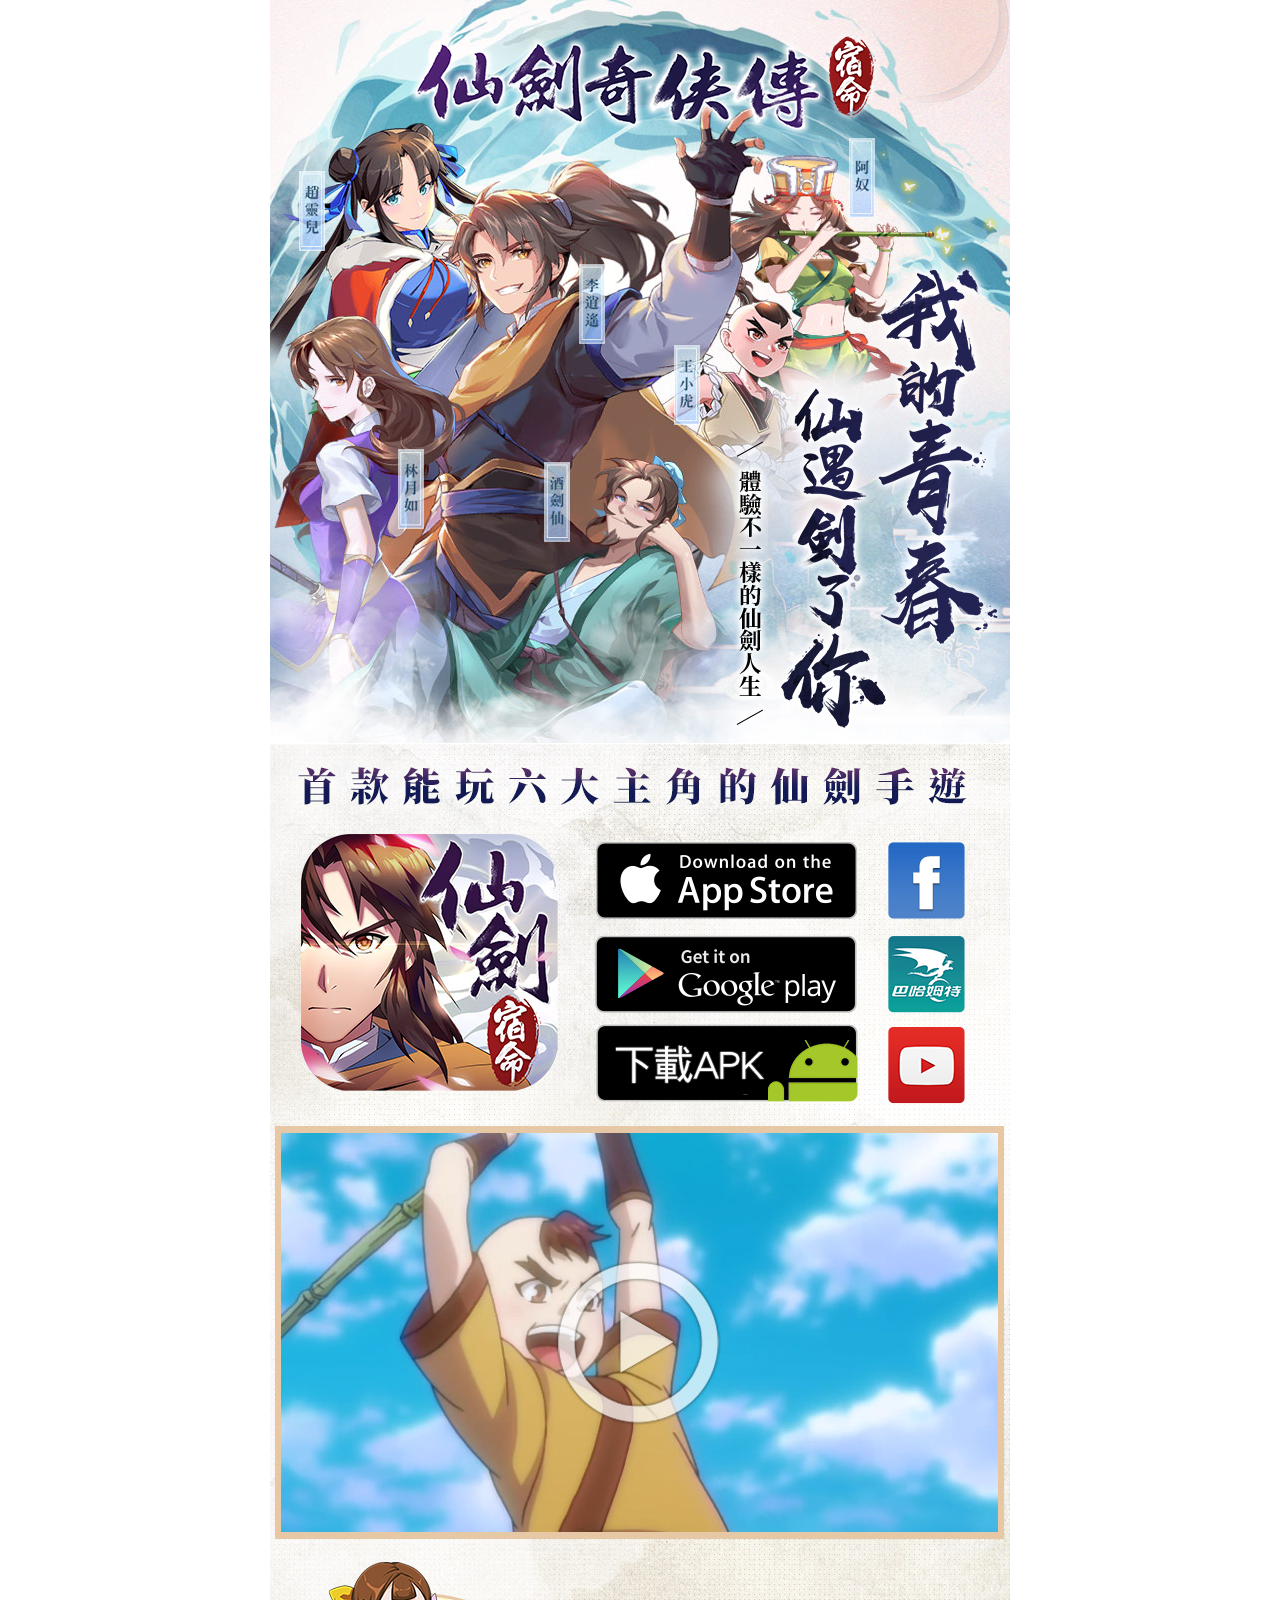
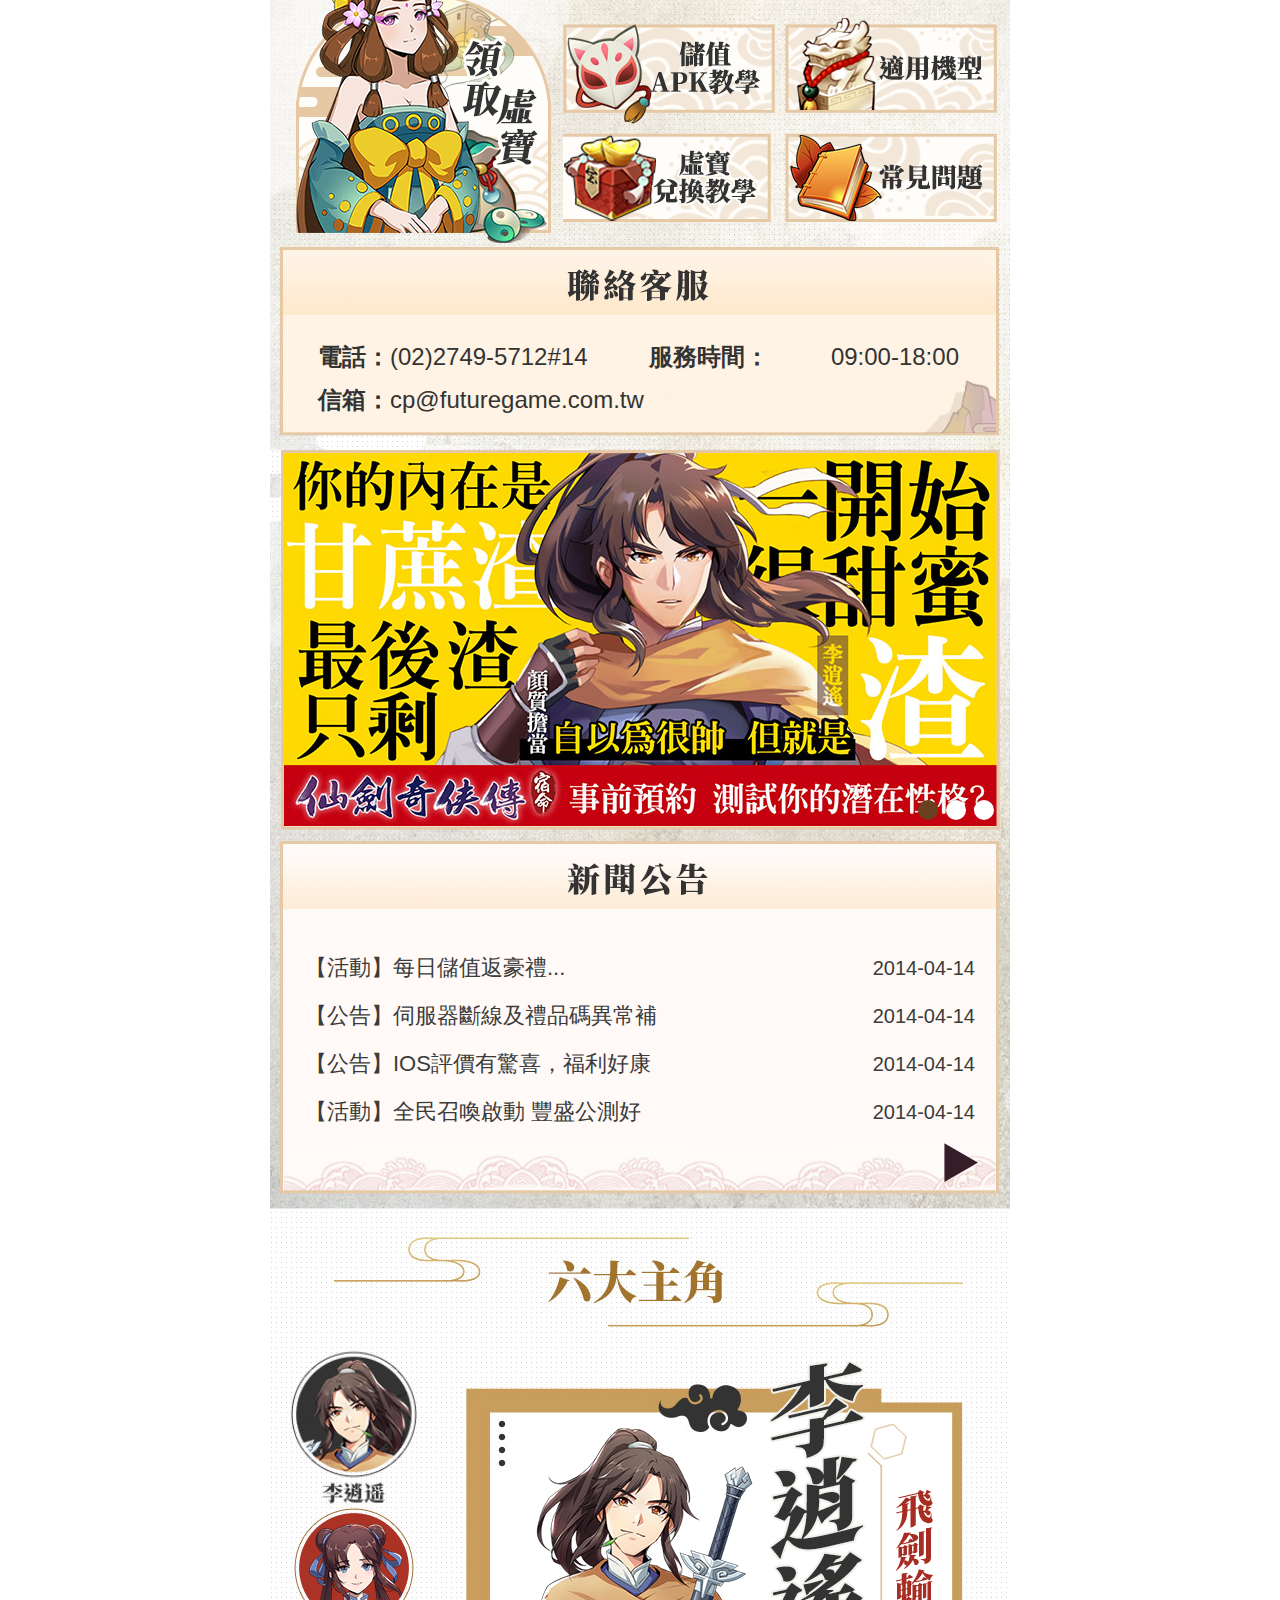
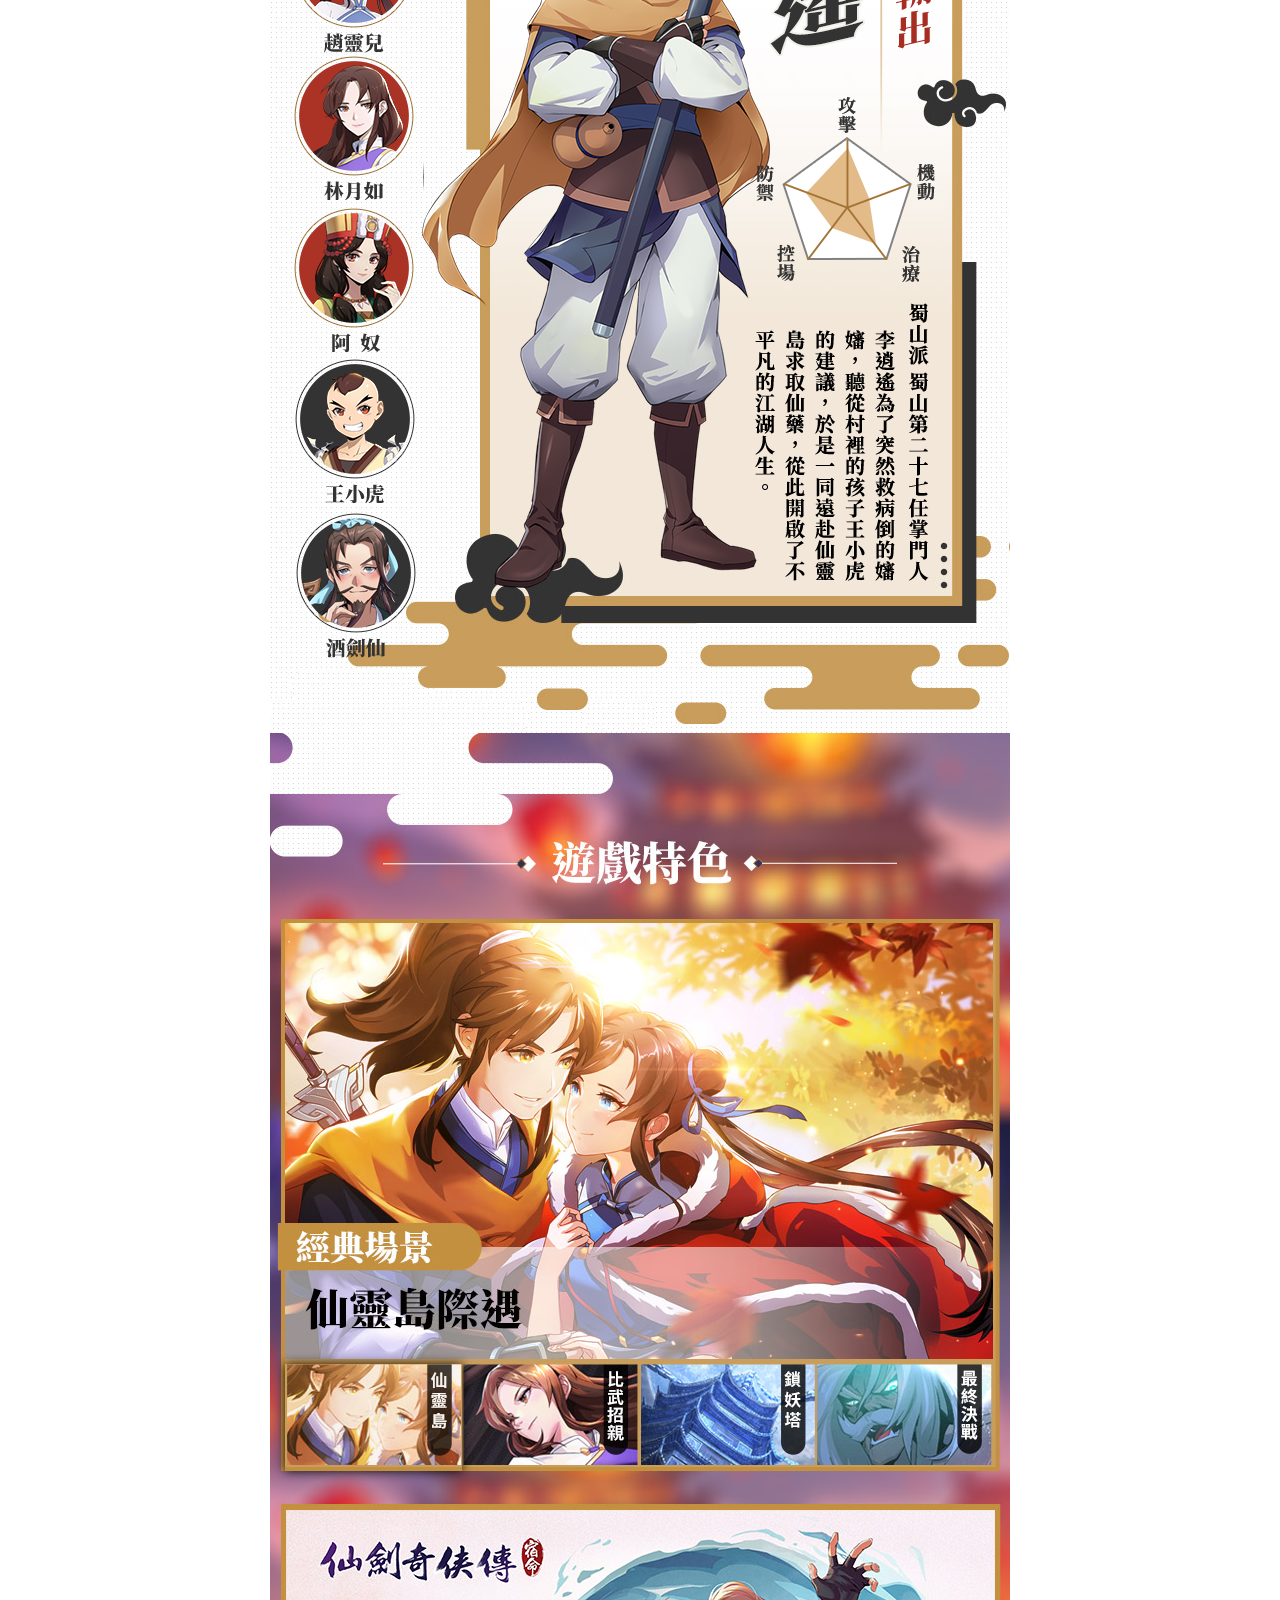
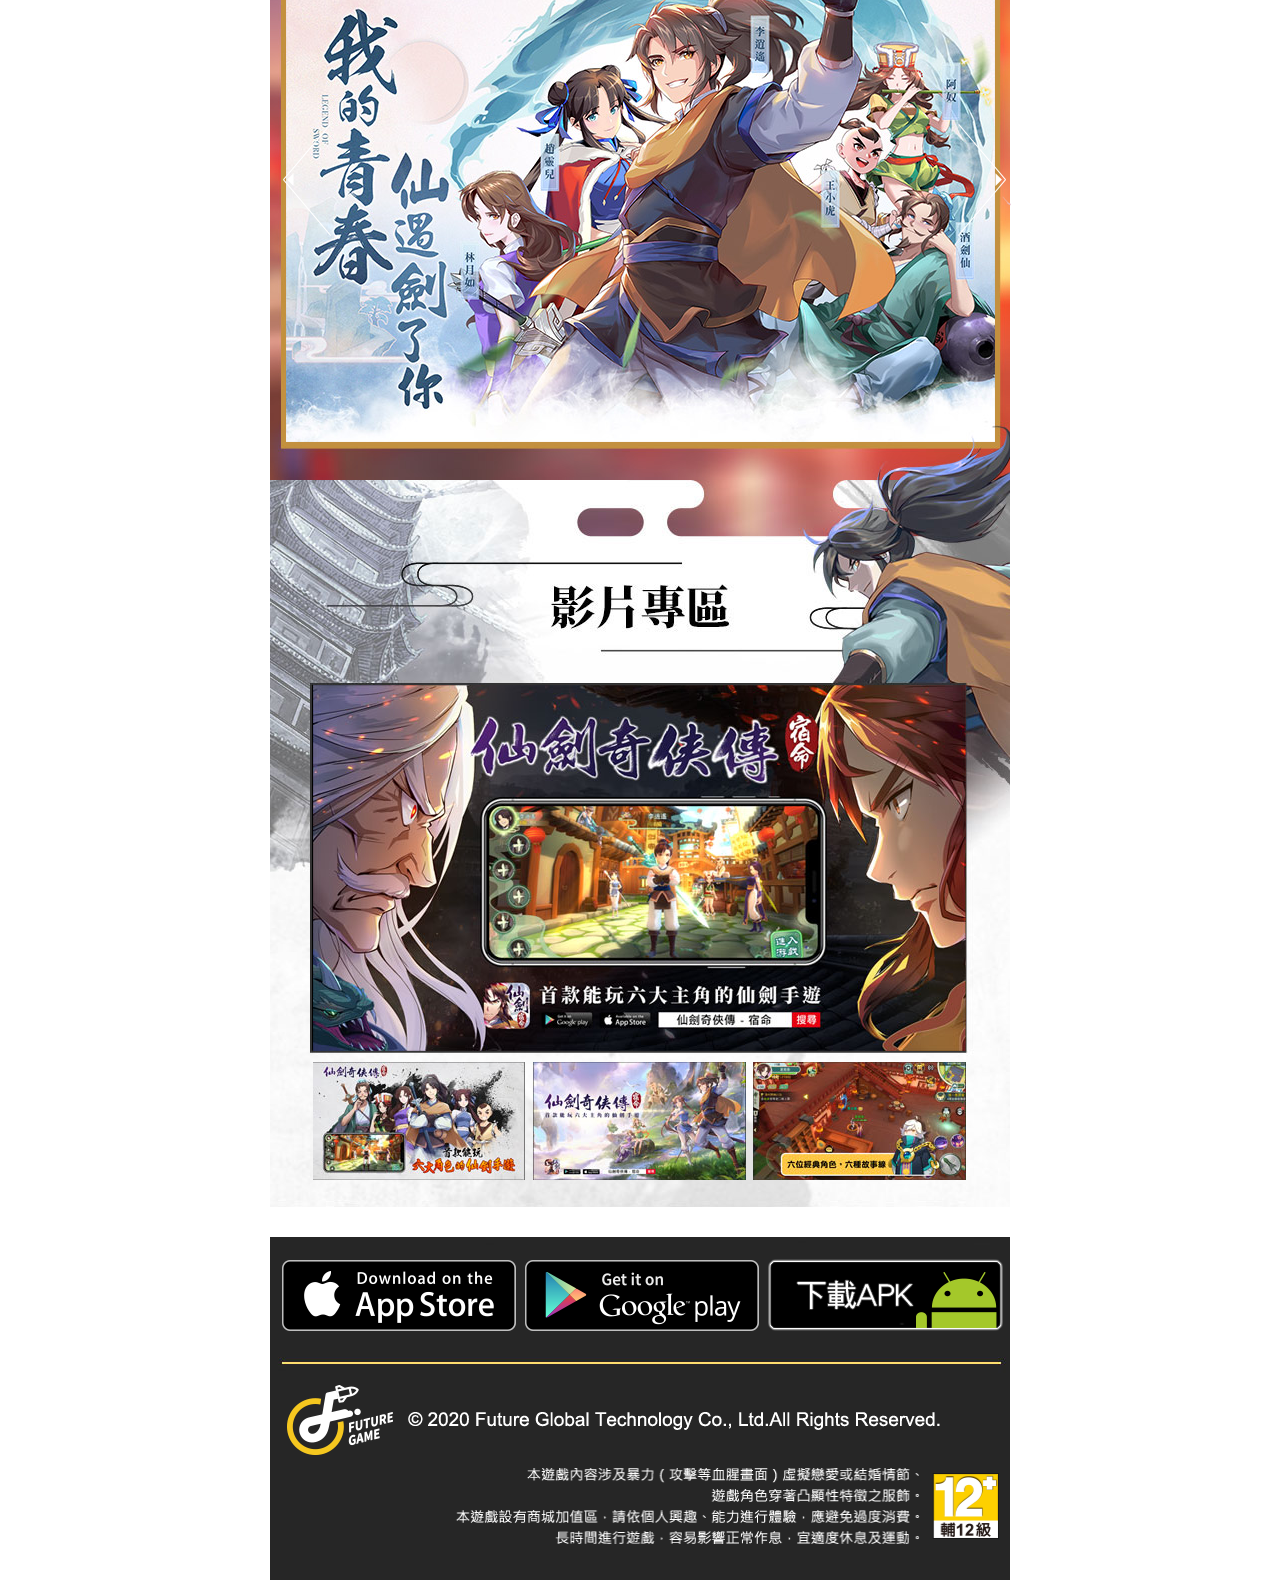
<file: index.html>
<!DOCTYPE html>    
<html>
<head>
<meta charset="utf-8" />
<meta name="viewport" content="width=device-width,initial-scale=1, maximum-scale=1, minimum-scale=1, user-scalable=no">
<meta name="keywords" content=""/>
<meta name="description" content="">
<title></title>
<link rel="stylesheet" type="text/css" href="css/swiper.min.css" />
<link rel="stylesheet" type="text/css" href="css/animate.min.css" />
<link rel="stylesheet" type="text/css" href="css/index.css" />
<link rel="stylesheet" type="text/css" href="css/colorbox.css"/>
<link href="https://cp.futuregame.com.tw/pre-order/favicon.ico" rel="shortcut icon" />
<script type="text/javascript" src="js/jquery-1.10.1.min.js"></script>
<script type="text/javascript" src="js/qiehuan.js"></script>
</head>
<body>
	<!--第一屏幕 --> 
	<div class="page1">
		<div class="bg">
            <li class="bg_5"></li>
            <li class="bg_4"></li>
            <li class="bg_3"></li>
            <li class="bg_2"></li>
            <li class="bg_1"></li>				
        </div>
		<div class="logo animated  fadeInDown"><a href="index.html"><img src="images/page1_logo.png"></a></div>
		<div class="solgen"><img src="images/page1_solgen.png"></div>
        <div class="page1_ico_bg">
            <ul>
                <li class="apk">
					<a href="https://smarturl.it/cp_web_ios" target="_blank" class="one1"><img src="images/phone_ico_app.png"/></a>
                	<a href="https://smarturl.it/cp_web_gg" target="_blank" class="one2"><img src="images/phone_ico_gg.png" /></a>
                	<a href="https://smarturl.it/cp_web_apk" target="_blank" class="one3"><img src="images/phone_ico_apk.png"/></a>
                </li>
                <li class="group">
					<a href="https://www.facebook.com/cp.futuregame" target="_blank"><img src="images/phone_ico_fb.png" /></a>
                	<a href="https://forum.gamer.com.tw/A.php?bsn=38603"target="_blank"><img src="images/phone_ico_bh.png"/></a>
                	<a href="https://www.youtube.com/channel/UCr9O7rhdRbdOEOSFgHOaX4g" target="_blank"><img src="images/phone_ico_ytb.png"/></a>    
                </li>
            </ul>  
        </div>
	</div>
	<!--第二屏幕 --> 
	<div class="page2">
		<div class="video_box">
			<a class="video_index video_indexa" href="http://www.youtube.com/embed/CpLY46cc-Ug/?autoplay=1&loop=1;controls=0&amp;showinfo=0&fmt=22"></a>
		</div>
		<!--新手礼包 -->
		<div class="gift_b"><p><a href="https://cp.futuregame.com.tw/pre-order/?f=web" target="_blank"><img src="images/page1_ling.png"></a></p></div>
		 <!--常见问题四个图标 -->
		 <div class="adv_two">
			<p class="apk11"><a href="#" target="_blank"><img src="images/ico_img1.png"/></a></p>
			<p class="apk13"><a href="#" target="_blank"><img src="images/ico_img2.png"/></a></p>
			<p class="apk12"><a href="#" target="_blank"><img src="images/ico_img3.png"/></a></p>
			<p class="apk14"><a href="#" target="_blank"><img src="images/ico_img4.png"/></a></p>
		</div>
		  <!--联络客服 -->
		<div class="kefu">
			<p style="display: flex; justify-content: space-between;"><span ><b>電話：</b>(02)2749-5712#14</span> <b>服務時間：</b>09:00-18:00</p>
			<p><b>信箱：</b><a href="mailto:cp@futuregame.com.tw" >cp@futuregame.com.tw</a></p>
		</div>
		  <!--轮播 -->
		<div class="part2_banner">
			<div class="swiper-container part2_swiper">
				<div class="swiper-wrapper">
					<div class="swiper-slide"><img src="images/banner1.jpg"></div>
					<div class="swiper-slide"><img src="images/banner2.jpg"></div>
					<div class="swiper-slide"><img src="images/banner3.jpg"></div>
				</div>
				<div class="swiper-pagination part2_pagination"></div>
			</div>
		</div>
		 <!--公告 -->
		<div class="list_more"><a href="list.html" target="_blank"><img src="images/list_more.png"></a></div>
		<div class="gonggao">
			<ul class="list_new">
				<li><span class="time">2014-04-14</span><a href="list.html"><span>【活動】</span>每日儲值返豪禮...</a></li>
				<li><span class="time">2014-04-14</span><a href="list.html"><span>【公告】</span>伺服器斷線及禮品碼異常補償水晶公告公告公告...</a></li>
				<li><span class="time">2014-04-14</span><a href="list.html"><span>【公告】</span>IOS評價有驚喜，福利好康全服送！...</a></li>
				<li><span class="time">2014-04-14</span><a href="list.html"><span>【活動】</span>全民召喚啟動 豐盛公測好康...</a></li>
			</ul>
		</div>		
	</div>
	<!--第三屏幕 --> 
	<div class="page3">
		<div class="game_roles">
			<div class="swiper-container roles_wrap">
				<div class="swiper-wrapper">
					<div class="swiper-slide slide1">
						<img src="images/page3_role1.png" class="role_img1 role_img"/>
					</div>
					<div class="swiper-slide slide2">
						<img src="images/page3_role2.png" class="role_img2 role_img"/>
					</div>
					<div class="swiper-slide slide3">
						<img src="images/page3_role3.png" class="role_img3 role_img"/>
					</div>
					<div class="swiper-slide slide4">
						<img src="images/page3_role4.png" class="role_img4 role_img"/>
					</div>
					<div class="swiper-slide slide5">
						<img src="images/page3_role5.png" class="role_img5 role_img"/>
					</div>
					<div class="swiper-slide slide6">
						<img src="images/page3_role6.png" class="role_img6 role_img"/>
					</div>
				</div>
			</div>
			<ul class="swiper_dock_list">
				<li> 
					<a href="javascript:void(0)"><img class="icon on" src="images/page3_tx1.png"/></a>
				</li>
				<li>
					<a href="javascript:void(0)"><img class="icon" src="images/page3_tx2.png"/></a>
				</li>
				<li>
					<a href="javascript:void(0)"><img class="icon" src="images/page3_tx3.png"/></a>
				</li>
				<li>
					<a href="javascript:void(0)"><img class="icon" src="images/page3_tx4.png"/></a>
				</li>
				 <li>
					<a href="javascript:void(0)"><img class="icon" src="images/page3_tx5.png"/></a>
				</li>
				 <li>
					<a href="javascript:void(0)"><img class="icon" src="images/page3_tx6.png"/></a>
				</li>
			</ul>
		</div>
	</div>
	<!--第四屏幕 --> 
	<div class="page4">
		<div class="main_center">
			<div class="main_tro">  
				<div class="swiper-container page4_tro_swiper">
					<div class="swiper-wrapper">
						<div class="swiper-slide"><img src="images/page4_td1.jpg"></div>
						<div class="swiper-slide"><img src="images/page4_td2.jpg"></div>
						<div class="swiper-slide"><img src="images/page4_td3.jpg"></div>
						<div class="swiper-slide"><img src="images/page4_td4.jpg"></div>
					</div>
				</div>
				<div class="swiper-pagination page4_pagination"></div>
			</div>
			<div class="phone_banner">
				<div class="swiper-container phone_swiper">
					<div class="swiper-wrapper">
						<div class="swiper-slide"><img src="images/page4_banner1.jpg"></div>
						<div class="swiper-slide"><img src="images/page4_banner2.jpg"></div>
						<div class="swiper-slide"><img src="images/page4_banner3.jpg"></div>
						<div class="swiper-slide"><img src="images/page4_banner4.jpg"></div>
						<div class="swiper-slide"><img src="images/page4_banner5.jpg"></div>
					</div>
				</div>
				<div class="swiper-button-next"></div>
				<div class="swiper-button-prev"></div>
			</div>
		</div>
	</div>
	<!--第五屏幕 --> 
	<div class="page5">
		<div class="main_center">
			<div class="video_big_img"><a href="https://www.youtube.com/channel/UCr9O7rhdRbdOEOSFgHOaX4g" target="_blank"><img src="images/video_big_img.jpg"></a></div>
			<div class="video_small_img">
				<a href="https://www.youtube.com/channel/UCr9O7rhdRbdOEOSFgHOaX4g" target="_blank"><img src="images/video_small_img1.jpg"></a>
				<a href="https://www.youtube.com/channel/UCr9O7rhdRbdOEOSFgHOaX4g" target="_blank"><img src="images/video_small_img2.jpg"></a>
				<a href="https://www.youtube.com/channel/UCr9O7rhdRbdOEOSFgHOaX4g" target="_blank"><img src="images/video_small_img3.jpg"></a>
			</div>
		</div>
	</div>
	<div class="page6">
		<div class="footer_ico">
			<a href="https://smarturl.it/cp_web_ios" target="_blank"><img src="images/footer_app.png"></a>
			<a href="https://smarturl.it/cp_web_gg" target="_blank"><img src="images/footer_gg.png"></a>
			<a href="https://smarturl.it/cp_web_apk" target="_blank"><img src="images/footer_apk.png"></a>
		</div>
		<div class="footer_main">
			<img src="images/footer_img1.png"/>
			<img src="images/footer_img2.png"/>
		</div>
	</div>
<!--淡出-->

<script type="text/javascript" src="js/jQuerySet.js"></script>
<script type="text/javascript" src="js/Max.min.js"></script>
<!--弹出-->
<script type="text/javascript" src="js/jquery.colorbox-min.js"></script>
<script type="text/javascript" src="js/swiper.min.js"></script>


<script>
	$(document).ready(function(){
		$(".video_index").colorbox({iframe:true, innerWidth:700, innerHeight:450});
	}) ; 
	  //新闻公告上方轮播图	
   var swiper2 = new Swiper('.part2_swiper', {
      spaceBetween: 30,
      centeredSlides: true,
      loop:true,
      autoplay: {
        delay: 2500,
        disableOnInteraction: false,
      },
      pagination: {
        el: '.part2_pagination',
        clickable: true,
      },
	}); 
	  //人物角色
	  (function(){
        var roleswiper = new Swiper('.roles_wrap', {
            
            loop : true,
            effect : 'fade',
            onSlideChangeStart:function(swiper){
                var length = $(".game_roles .swiper_dock_list li").length;
                $(".game_roles .swiper_dock_list li img").removeClass('on');
                $(".game_roles .swiper_dock_list li img").eq((swiper.activeIndex-1)%length).addClass('on');
            }
        });
        $(".game_roles .swiper_dock_list li").click(function(){
            var index = $(this).index()+1;
            roleswiper.slideTo(index);
            $(".game_roles .swiper_dock_list li img").removeClass('on');
            $(".game_roles .swiper_dock_list li img").eq(index-1).addClass('on');
        });
	})();
	 //游戏特色介绍轮播图
     var swiper1 = new Swiper('.page4_tro_swiper',{
        
			pagination: {
			    el: '.page4_pagination',
		    	clickable: true,
			    renderBullet: function (index, className) {
			        return '<span class="' + className + '"><image src="images/page4_tro' + ( index  + 1 ) + '_small.jpg"></span>';
		    	},
	       },
	});
	//鼠标滑过pagination控制swiper切换
	for(i=0;i<swiper1.pagination.bullets.length;i++){
		swiper1.pagination.bullets[i].onmouseover=function(){
		this.click();
	};
	} 
     //游戏特色手机轮播图
    var swiper3 = new Swiper('.phone_swiper', {
      spaceBetween: 30,
      centeredSlides: true,
      loop:true,
      autoplay: {
        delay: 2500,
        disableOnInteraction: false,
      },
      navigation: {
        nextEl: '.phone_banner .swiper-button-next',
        prevEl: '.phone_banner .swiper-button-prev',
      },
    });
</script>
</body>
</html>
</file>
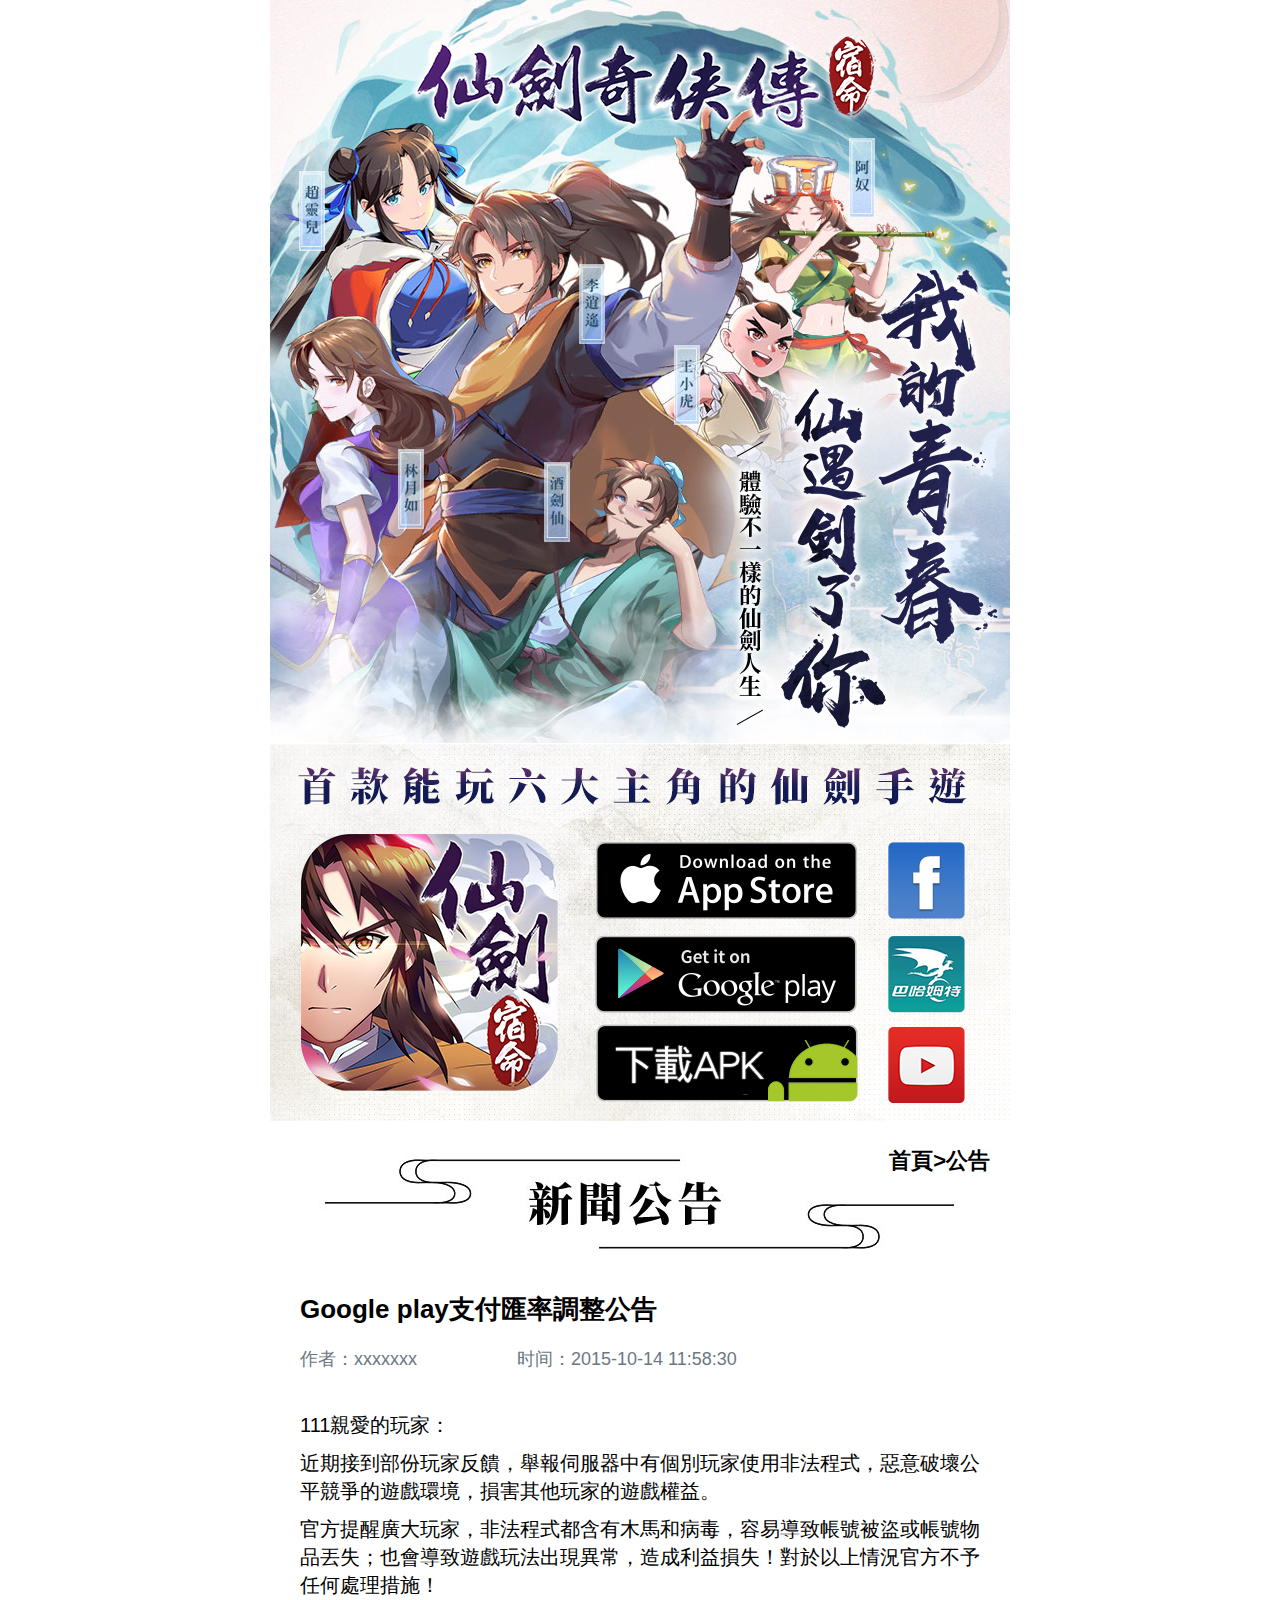
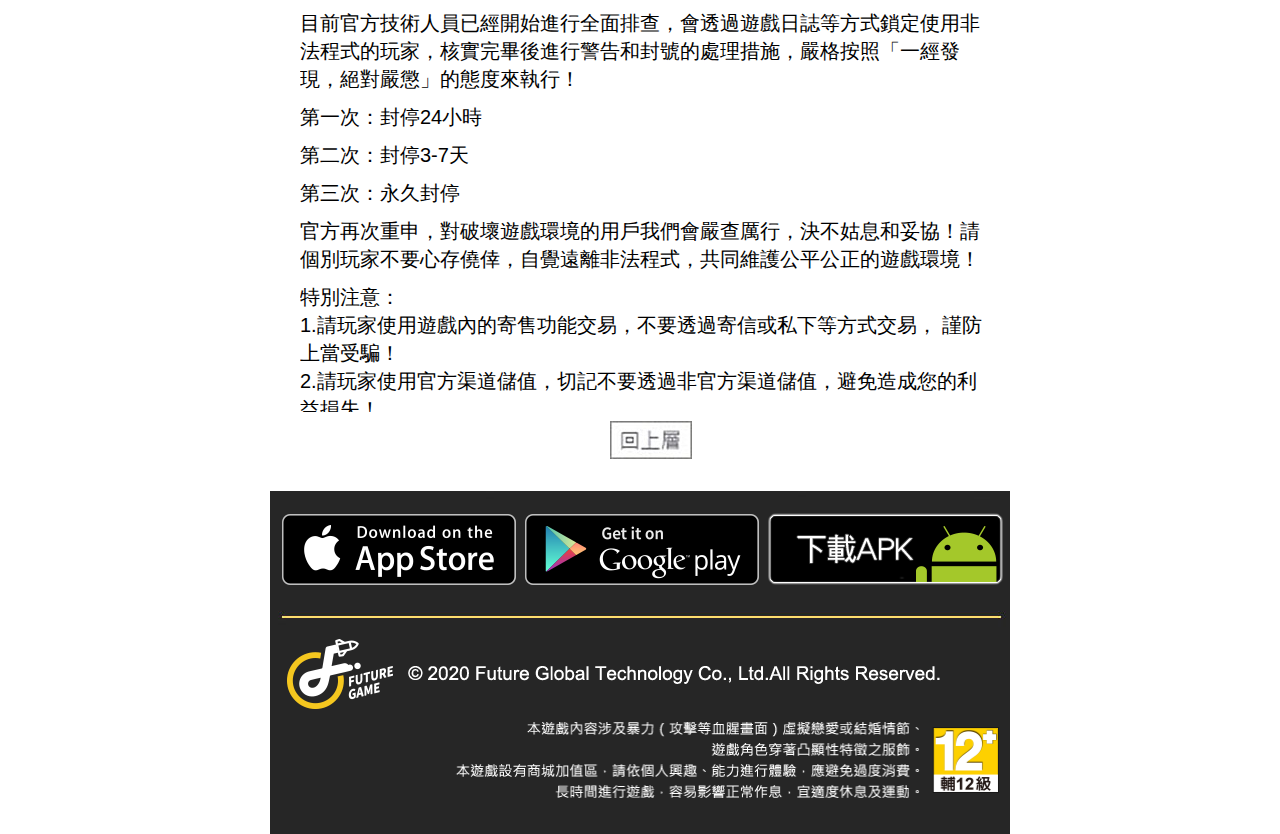
<file: content.html>
<!DOCTYPE html>    
<html>
<head>
<meta charset="utf-8" />
<meta name="viewport" content="width=device-width,initial-scale=1, maximum-scale=1, minimum-scale=1, user-scalable=no">
<meta name="keywords" content=""/>
<meta name="description" content="">
<title></title>
<link rel="stylesheet" type="text/css" href="css/swiper.min.css" />
<link rel="stylesheet" type="text/css" href="css/animate.min.css" />
<link rel="stylesheet" type="text/css" href="css/index.css" />
<link rel="stylesheet" type="text/css" href="css/colorbox.css"/>
<link href="https://cp.futuregame.com.tw/pre-order/favicon.ico" rel="shortcut icon" />
<script type="text/javascript" src="js/jquery-1.10.1.min.js"></script>
<script type="text/javascript" src="js/qiehuan.js"></script>
<body>
<!--版頭-->
<div class="page1">
    <div class="bg">
        <li class="bg_5"></li>
        <li class="bg_4"></li>
        <li class="bg_3"></li>
        <li class="bg_2"></li>
        <li class="bg_1"></li>				
    </div>
    <div class="logo animated  fadeInDown"><a href="index.html"><img src="images/page1_logo.png"></a></div>
    <div class="solgen"><img src="images/page1_solgen.png"></div>
    <div class="page1_ico_bg">
        <ul>
            <li class="apk">
                <a href="https://smarturl.it/cp_web_ios" target="_blank" class="one1"><img src="images/phone_ico_app.png"/></a>
                <a href="https://smarturl.it/cp_web_gg" target="_blank" class="one2"><img src="images/phone_ico_gg.png" /></a>
                <a href="https://smarturl.it/cp_web_apk" target="_blank" class="one3"><img src="images/phone_ico_apk.png"/></a>
            </li>
            <li class="group">
                <a href="https://www.facebook.com/cp.futuregame" target="_blank"><img src="images/phone_ico_fb.png" /></a>
                <a href="https://forum.gamer.com.tw/A.php?bsn=38603"target="_blank"><img src="images/phone_ico_bh.png"/></a>
                <a href="https://www.youtube.com/channel/UCr9O7rhdRbdOEOSFgHOaX4g" target="_blank"><img src="images/phone_ico_ytb.png"/></a>    
            </li>
        </ul>  
    </div>
</div>
 <!--版頭end-->
 <!--攻略专区页面-->
<div class="container">
    <div class="new_content_a">
        <div class="new_left">
            <div class="contenta">
                <h3><span><a href="#">首頁</a>><a href="#">公告</a></span></h3>
                <div class="main_content" id="main_content">
                    <div class="conent_sub_top">
                        <h4>Google play支付匯率調整公告</h4>
                        <P class="liebiao"><span class="zuo">作者：xxxxxxx</span> <span>时间：2015-10-14 11:58:30</span></P>
                        <ul class="content_right_nei">
                        <li> <p >111親愛的玩家：</p>
                        <p >近期接到部份玩家反饋，舉報伺服器中有個別玩家使用非法程式，惡意破壞公平競爭的遊戲環境，損害其他玩家的遊戲權益。</p>
                        <p >官方提醒廣大玩家，非法程式都含有木馬和病毒，容易導致帳號被盜或帳號物品丟失；也會導致遊戲玩法出現異常，造成利益損失！對於以上情況官方不予任何處理措施！</p>
                        <p >目前官方技術人員已經開始進行全面排查，會透過遊戲日誌等方式鎖定使用非法程式的玩家，核實完畢後進行警告和封號的處理措施，嚴格按照「一經發現，絕對嚴懲」的態度來執行！</p>
                        <p >第一次：封停24小時</p>
                        <p >第二次：封停3-7天</p>
                        <p >第三次：永久封停</p>
                        <p >官方再次重申，對破壞遊戲環境的用戶我們會嚴查厲行，決不姑息和妥協！請個別玩家不要心存僥倖，自覺遠離非法程式，共同維護公平公正的遊戲環境！</p>
                        <p>特別注意：<br/>1.請玩家使用遊戲內的寄售功能交易，不要透過寄信或私下等方式交易，
                        謹防上當受騙！<br/>2.請玩家使用官方渠道儲值，切記不要透過非官方渠道儲值，避免造成您的利益損失！</p>
                        <p >第三次：永久封停</p>
                        <p >官方再次重申，對破壞遊戲環境的用戶我們會嚴查厲行，決不姑息和妥協！請個別玩家不要心存僥倖，自覺遠離非法程式，共同維護公平公正的遊戲環境！</p>
                        <p>特別注意：<br/>1.請玩家使用遊戲內的寄售功能交易，不要透過寄信或私下等方式交易，
                        謹防上當受騙！<br/>2.請玩家使用官方渠道儲值，切記不要透過非官方渠道儲值，避免造成您的利益損失！</p>
                        <p >第二次：封停3-7天</p>
                        <p >第三次：永久封停</p>
                        <p >官方再次重申，對破壞遊戲環境的用戶我們會嚴查厲行，決不姑息和妥協！請個別玩家不要心存僥倖，自覺遠離非法程式，共同維護公平公正的遊戲環境！</p>
                        <p>特別注意：<br/>1.請玩家使用遊戲內的寄售功能交易，不要透過寄信或私下等方式交易，
                        謹防上當受騙！<br/>2.請玩家使用官方渠道儲值，切記不要透過非官方渠道儲值，避免造成您的利益損失！</p>
                        <p >第三次：永久封停</p>
                        <p >官方再次重申，對破壞遊戲環境的用戶我們會嚴查厲行，決不姑息和妥協！請個別玩家不要心存僥倖，自覺遠離非法程式，共同維護公平公正的遊戲環境！</p>
                        <p>特別注意：<br/>1.請玩家使用遊戲內的寄售功能交易，不要透過寄信或私下等方式交易，
                        謹防上當受騙！<br/>2.請玩家使用官方渠道儲值，切記不要透過非官方渠道儲值，避免造成您的利益損失！</p>
                        <p >親愛的玩家：</p>
                        <p >近期接到部份玩家反饋，舉報伺服器中有個別玩家使用非法程式，惡意破壞公平競爭的遊戲環境，損害其他玩家的遊戲權益。</p>
                        <p >官方提醒廣大玩家，非法程式都含有木馬和病毒，容易導致帳號被盜或帳號物品丟失；也會導致遊戲玩法出現異常，造成利益損失！對於以上情況官方不予任何處理措施！</p>
                        <p >目前官方技術人員已經開始進行全面排查，會透過遊戲日誌等方式鎖定使用非法程式的玩家，核實完畢後進行警告和封號的處理措施，嚴格按照「一經發現，絕對嚴懲」的態度來執行！</p>
                        <p >第一次：封停24小時</p>
                        <p >第二次：封停3-7天</p>
                        <p >第三次：永久封停</p>
                        <p >官方再次重申，對破壞遊戲環境的用戶我們會嚴查厲行，決不姑息和妥協！請個別玩家不要心存僥倖，自覺遠離非法程式，共同維護公平公正的遊戲環境！</p>
                        <p>特別注意：<br/>1.請玩家使用遊戲內的寄售功能交易，不要透過寄信或私下等方式交易，
                        謹防上當受騙！<br/>2.請玩家使用官方渠道儲值，切記不要透過非官方渠道儲值，避免造成您的利益損失！</p>
                        <p >第三次：永久封停</p>
                        <p >官方再次重申，對破壞遊戲環境的用戶我們會嚴查厲行，決不姑息和妥協！請個別玩家不要心存僥倖，自覺遠離非法程式，共同維護公平公正的遊戲環境！</p>
                        <p>特別注意：<br/>1.請玩家使用遊戲內的寄售功能交易，不要透過寄信或私下等方式交易，
                        謹防上當受騙！<br/>2.請玩家使用官方渠道儲值，切記不要透過非官方渠道儲值，避免造成您的利益損失！</p>
                        <p >第二次：封停3-7天</p>
                        <p >第三次：永久封停</p>
                        <p >官方再次重申，對破壞遊戲環境的用戶我們會嚴查厲行，決不姑息和妥協！請個別玩家不要心存僥倖，自覺遠離非法程式，共同維護公平公正的遊戲環境！</p>
                        <p>特別注意：<br/>1.請玩家使用遊戲內的寄售功能交易，不要透過寄信或私下等方式交易，
                        謹防上當受騙！<br/>2.請玩家使用官方渠道儲值，切記不要透過非官方渠道儲值，避免造成您的利益損失！</p>
                        <p >第三次：永久封停</p>
                        <p >官方再次重申，對破壞遊戲環境的用戶我們會嚴查厲行，決不姑息和妥協！請個別玩家不要心存僥倖，自覺遠離非法程式，共同維護公平公正的遊戲環境！</p>
                        <p>特別注意：<br/>1.請玩家使用遊戲內的寄售功能交易，不要透過寄信或私下等方式交易，
                        謹防上當受騙！<br/>2.請玩家使用官方渠道儲值，切記不要透過非官方渠道儲值，避免造成您的利益損失！</p>   </li>             
                    </ul>                       
                    </div> 
                </div>
                <div class="fan_index"><a href="#" target="_blank"><img src="images/fanhui.jpg" /></a></div>                   
            </div>
        </div>
    </div>
</div>
<!--公共底部-->
<div class="page6">
    <div class="footer_ico">
        <a href="https://smarturl.it/cp_web_ios" target="_blank"><img src="images/footer_app.png"></a>
        <a href="https://smarturl.it/cp_web_gg" target="_blank"><img src="images/footer_gg.png"></a>
        <a href="https://smarturl.it/cp_web_apk" target="_blank"><img src="images/footer_apk.png"></a>
    </div>
    <div class="footer_main">
        <img src="images/footer_img1.png"/>
        <img src="images/footer_img2.png"/>
    </div>
</div>


<script type="text/javascript" src="js/jQuerySet.js"></script>
<script type="text/javascript" src="js/Max.min.js"></script>
<!--弹出-->
<script type="text/javascript" src="js/jquery.colorbox-min.js"></script>
<script type="text/javascript" src="js/swiper.min.js"></script></body>
</html>
</file>
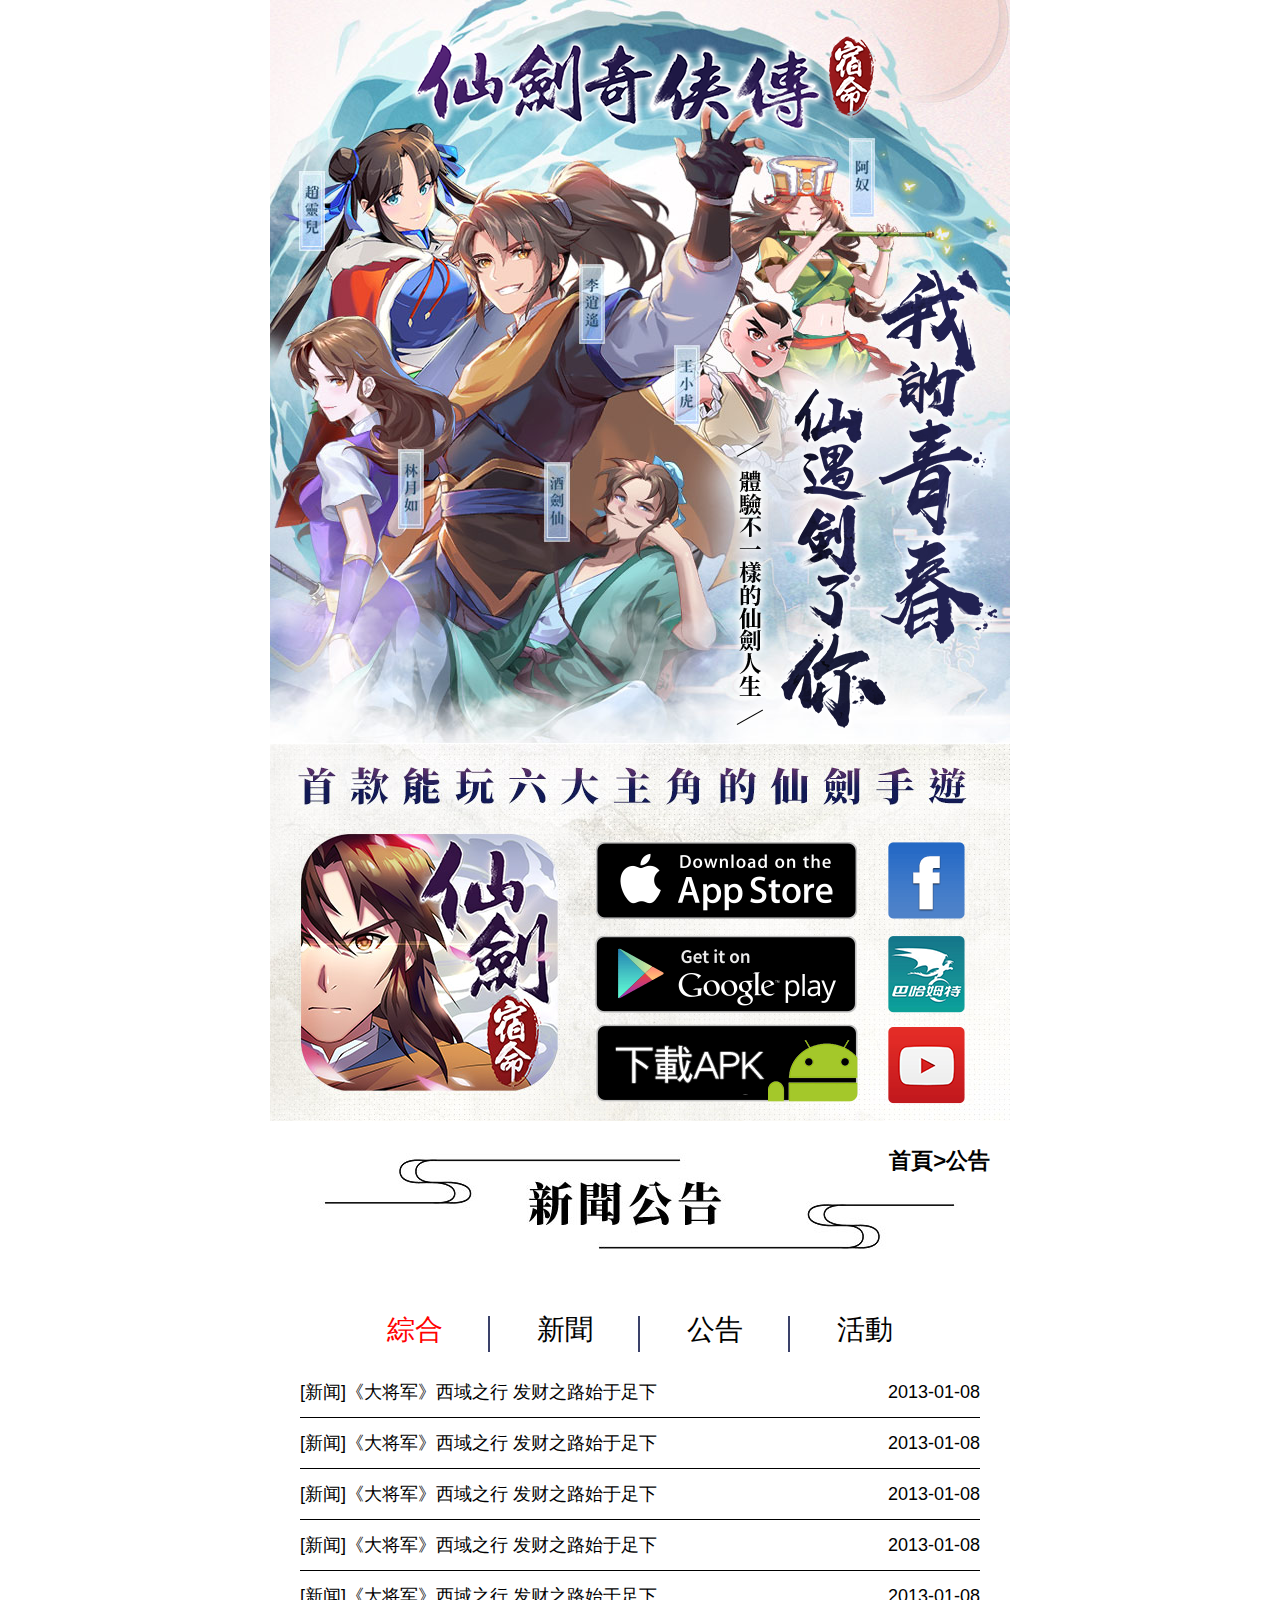
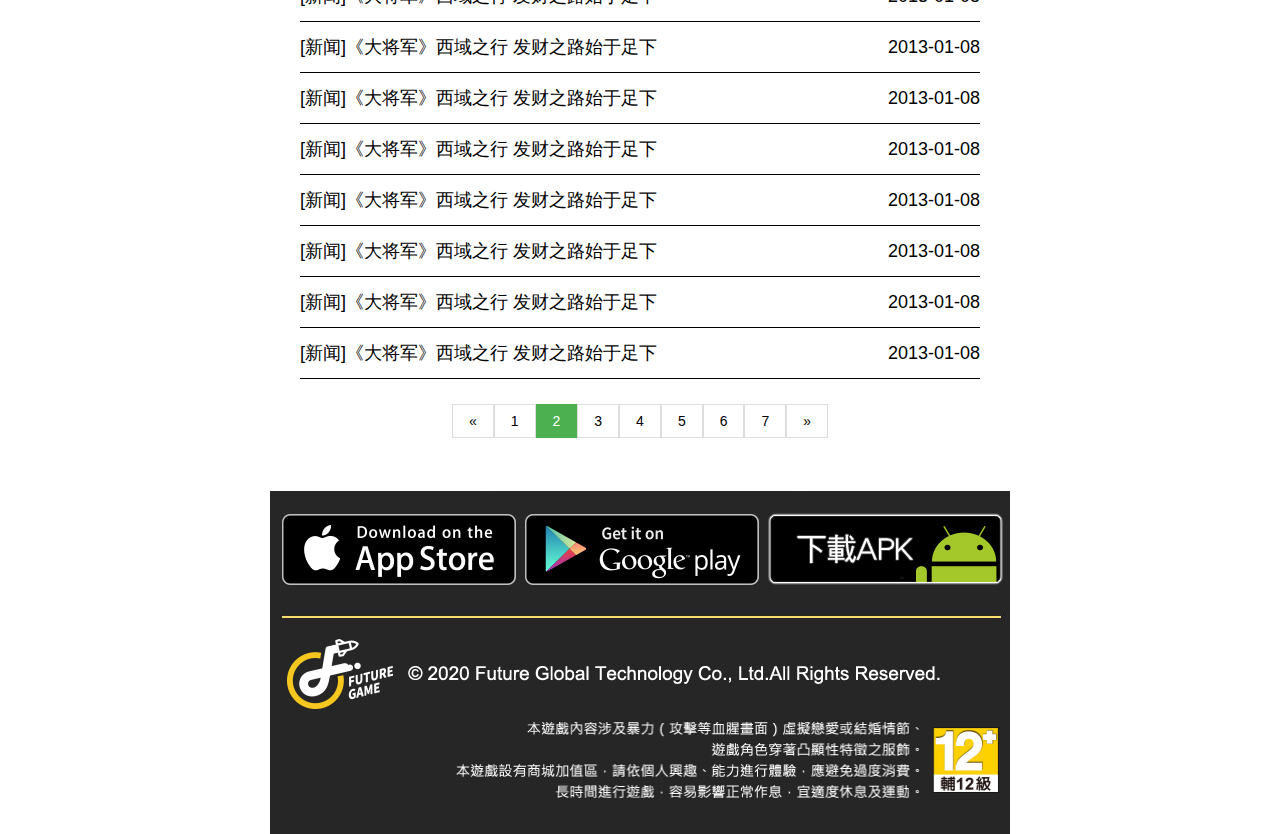
<file: list.html>
<!DOCTYPE html>    
<html>
<head>
<meta charset="utf-8" />
<meta name="viewport" content="width=device-width,initial-scale=1, maximum-scale=1, minimum-scale=1, user-scalable=no">
<meta name="keywords" content=""/>
<meta name="description" content="">
<title></title>
<link rel="stylesheet" type="text/css" href="css/swiper.min.css" />
<link rel="stylesheet" type="text/css" href="css/animate.min.css" />
<link rel="stylesheet" type="text/css" href="css/index.css" />
<link rel="stylesheet" type="text/css" href="css/colorbox.css"/>
<script type="text/javascript" src="js/jquery-1.10.1.min.js"></script>
<script type="text/javascript" src="js/qiehuan.js"></script>

<body>
<!--版頭-->
<div class="page1">
    <div class="bg">
        <li class="bg_5"></li>
        <li class="bg_4"></li>
        <li class="bg_3"></li>
        <li class="bg_2"></li>
        <li class="bg_1"></li>				
    </div>
    <div class="logo animated  fadeInDown"><a href="index.html"><img src="images/page1_logo.png"></a></div>
    <div class="solgen"><img src="images/page1_solgen.png"></div>
    <div class="page1_ico_bg">
        <ul>
            <li class="apk">
                <a href="https://smarturl.it/cp_web_ios" target="_blank" class="one1"><img src="images/phone_ico_app.png"/></a>
                <a href="https://smarturl.it/cp_web_gg" target="_blank" class="one2"><img src="images/phone_ico_gg.png" /></a>
                <a href="https://smarturl.it/cp_web_apk" target="_blank" class="one3"><img src="images/phone_ico_apk.png"/></a>
            </li>
            <li class="group">
                <a href="https://www.facebook.com/cp.futuregame" target="_blank"><img src="images/phone_ico_fb.png" /></a>
                <a href="https://forum.gamer.com.tw/A.php?bsn=38603"target="_blank"><img src="images/phone_ico_bh.png"/></a>
                <a href="https://www.youtube.com/channel/UCr9O7rhdRbdOEOSFgHOaX4g" target="_blank"><img src="images/phone_ico_ytb.png"/></a>    
            </li>
        </ul>  
    </div>
</div>
 <!--版頭end-->
 <!--攻略专区页面-->
<div class="container">
    <div class="new_content_a">
        <div class="new_left">
            <div class="contenta">
            	<h3><span><a href="#">首頁</a>><a href="#">公告</a></span></h3>
                <ul class="select_ul_list" id="select2">
                    <li class="red"><a href="javacript:void(0)">綜合</a></li>
                    <li><a href="javacript:void(0)">新聞</a></li>
                    <li><a href="javacript:void(0)">公告</a></li>
                    <li class="last" id="aa"><a href="javacript:void(0)">活動</a></li>
                </ul>
                <div  id="lie_biao">
                    <ul class="newlist" style="display:block;">
                        <li><span>2013-01-08 </span><a href="content.html">[新闻]《大将军》西域之行 发财之路始于足下</a></li>
                        <li><span>2013-01-08 </span><a href="content.html">[新闻]《大将军》西域之行 发财之路始于足下</a></li>
                        <li><span>2013-01-08 </span><a href="content.html">[新闻]《大将军》西域之行 发财之路始于足下</a></li>
                        <li><span>2013-01-08 </span><a href="content.html">[新闻]《大将军》西域之行 发财之路始于足下</a></li>
                        <li><span>2013-01-08 </span><a href="content.html">[新闻]《大将军》西域之行 发财之路始于足下</a></li>
                        <li><span>2013-01-08 </span><a href="content.html">[新闻]《大将军》西域之行 发财之路始于足下</a></li>
                        <li><span>2013-01-08 </span><a href="content.html">[新闻]《大将军》西域之行 发财之路始于足下</a></li>
                        <li><span>2013-01-08 </span><a href="content.html">[新闻]《大将军》西域之行 发财之路始于足下</a></li>
                        <li><span>2013-01-08 </span><a href="content.html">[新闻]《大将军》西域之行 发财之路始于足下</a></li>
                        <li><span>2013-01-08 </span><a href="content.html">[新闻]《大将军》西域之行 发财之路始于足下</a></li>
                        <li><span>2013-01-08 </span><a href="content.html">[新闻]《大将军》西域之行 发财之路始于足下</a></li>
                        <li><span>2013-01-08 </span><a href="content.html">[新闻]《大将军》西域之行 发财之路始于足下</a></li>
                    
                    </ul>
                    <ul class="newlist">
                        <li><span>2013-01-08 </span><a href="content.html">[新闻]《大将军》西域之行 发财之路始于足下</a></li>
                        <li><span>2013-01-08 </span><a href="content.html">[新闻]《大将军》西域之行 发财之路始于足下</a></li>
       
                    </ul>
                    <ul class="newlist">
                        <li><span>2013-01-08 </span><a href="content.html">[新闻]《大将军》西域之行 发财之路始于足下</a></li>
                        <li><span>2013-01-08 </span><a href="content.html">[新闻]《大将军》西域之行 发财之路始于足下</a></li>
                        <li><span>2013-01-08 </span><a href="content.html">[新闻]《大将军》西域之行 发财之路始于足下</a></li>
                        <li><span>2013-01-08 </span><a href="content.html">[新闻]《大将军》西域之行 发财之路始于足下</a></li>
                    </ul>
                    <ul class="newlist">
                        <li><span>2013-01-08 </span><a href="content.html">[新闻]《大将军》西域之行 发财之路始于足下</a></li>
                        <li><span>2013-01-08 </span><a href="content.html">[新闻]《大将军》西域之行 发财之路始于足下</a></li>
                        <li><span>2013-01-08 </span><a href="content.html">[新闻]《大将军》西域之行 发财之路始于足下</a></li>
                        <li><span>2013-01-08 </span><a href="content.html">[新闻]《大将军》西域之行 发财之路始于足下</a></li>
                        <li><span>2013-01-08 </span><a href="content.html">[新闻]《大将军》西域之行 发财之路始于足下</a></li>
                        <li><span>2013-01-08 </span><a href="content.html">[新闻]《大将军》西域之行 发财之路始于足下</a></li>
                    </ul>
                </div>
                <div class="fan_center">
                    <ul class="fan_pagination">
                      <li><a href="#">«</a></li>
                      <li><a href="#">1</a></li>
                      <li><a class="active" href="#">2</a></li>
                      <li><a href="#">3</a></li>
                      <li><a href="#">4</a></li>
                      <li><a href="#">5</a></li>
                      <li><a href="#">6</a></li>
                      <li><a href="#">7</a></li>
                      <li><a href="#">»</a></li>
                    </ul>
                  </div>                       
            </div>
        </div>
    </div>
</div>
<!--公共底部-->
<div class="page6">
    <div class="footer_ico">
        <a href="https://smarturl.it/cp_web_ios" target="_blank"><img src="images/footer_app.png"></a>
        <a href="https://smarturl.it/cp_web_gg" target="_blank"><img src="images/footer_gg.png"></a>
        <a href="https://smarturl.it/cp_web_apk" target="_blank"><img src="images/footer_apk.png"></a>
    </div>
    <div class="footer_main">
        <img src="images/footer_img1.png"/>
        <img src="images/footer_img2.png"/>
    </div>
</div>

<script type="text/javascript" src="js/jQuerySet.js"></script>
<script type="text/javascript" src="js/Max.min.js"></script>
<!--弹出-->
<script type="text/javascript" src="js/jquery.colorbox-min.js"></script>
<script type="text/javascript" src="js/swiper.min.js"></script>

<script type="text/javascript">
window.onload= function(){
var oSelect2=document.getElementById('select2');
var oLi2=oSelect2.getElementsByTagName('li');
var oList= document.getElementById('lie_biao');
var Bord= document.getElementById('aa');
var oList_nei= oList.getElementsByTagName('ul');

	for(var i=0; i<oLi2.length; i++){
		oLi2[i].index=i;
		oLi2[i].onclick =function(){
		for(var i=0; i<oLi2.length; i++){
				oLi2[i].className='';
				
				oList_nei[i].style.display="none";
			}
		this.className='red';
		Bord.style.background='none';
		oList_nei[this.index].style.display="block";
	}}
	}
</script>
</body>
</html>
</file>
<file: css/index.css>
﻿@charset "utf-8";
body{ margin:0; padding:0; font:normal 100% "Microsoft YaHei",\5b8b\4f53,Arial, Helvetica, sans-serif; -webkit-tap-highlight-color: rgba(0,0,0,0);}
div,p,ul,ol,li,dl,dt,dd,h1,h2,h3,h4,h5,h6,form,input,select,textarea,table,td{ margin:0; padding:0;}
area{outline:none;}
img{ border:0;}
ol,ul,li{list-style:none;}
a{ text-decoration:none; outline:none;}
.clearfix:after {content:"";display:block;height:0;clear:both;} 
.clearfix {zoom:1;}
.pub_clr{clear:both;font-size:0;height:0;line-height:0;overflow:hidden;}
.auto{left: 50%; -webkit-transform:translate(-50%,0); -moz-transform:translate(-50%,0); -ms-transform:translate(-50%,0); -o-transform:translate(-50%,0); transform:translate(-50%,0);}
.box_justify{ display: -webkit-box; display: -moz-box; display: -o-box; display: -ms-box; -webkit-box-pack:justify; -moz-box-pack:justify; -o-box-pack:justify; -ms-box-pack:justify; box-pack:justify;}
/*第一屏*/
body{ max-width: 740px; width: 740px; margin: 0 auto; font-size: 14px; }
.page1{width:740px; height:1121px;background: url(../images/phone_bg_01.jpg); position: relative;}
.bg {position: relative;height: 744px;overflow: hidden; top: 0px;}
.bg li {position: absolute;	width: 740px;	height:744px;	background-position: center 50%;	background-repeat: no-repeat;	background-size: cover;}
.bg_1,.bg_5 { background-image: url(../images/page1_banner1.jpg); }
.bg_2 { background-image: url(../images/page1_banner2.jpg); }
.bg_3 { background-image: url(../images/page1_banner3.jpg); }
.bg_4 { background-image: url(../images/page1_banner4.jpg); }
.page1_ico_bg{width:390px; position: absolute; top: 836px; left: 318px; }
.page1_ico_bg ul{ display: flex; justify-content:space-around;width:390px; }
.logo{position: absolute; top:24px; left: 140px;}
.solgen{position: absolute; top:231px; right: 0px;}
/* animation:scaleA 1s .2s ease both;-webkit-animation:scaleA 1s .2s ease both;-ms-animation:scaleA 1s .2s ease both;-moz-animation:scaleA 1s .2s ease both;-o-animation:scaleA 1s .2s ease both; */
@keyframes scaleA{
	0%{opacity:0;-webkit-transform:scale(2,2);}
	80%{-webkit-transform:scale(.9,.9);}
	100%{opacity:1;-webkit-transform:scale(1,1);}
	}
	@-webkit-keyframes scaleA{
	0%{opacity:0;-webkit-transform:scale(2,2);}
	80%{-webkit-transform:scale(.9,.9);}
	100%{opacity:1;-webkit-transform:scale(1,1);}
	}
	@-ms-keyframes scaleA{
	0%{opacity:0;-ms-transform:scale(2,2);}
	80%{-ms-transform:scale(.9,.9);}
	100%{opacity:1;-ms-transform:scale(1,1);}
	}
	@-moz-keyframes scaleA{
	0%{opacity:0;-moz-transform:scale(2,2);}
	80%{-moz-transform:scale(.9,.9);}
	100%{opacity:1;-moz-transform:scale(1,1);}
	}
	@-o-keyframes scaleA{
	0%{opacity:0;-o-transform:scale(2,2);}
	80%{-o-transform:scale(.9,.9);}
	100%{opacity:1;-o-transform:scale(1,1);}
	}
/*第二屏*/
.page2{width:740px; height:1688px;background: url(../images/phone_bg_02.jpg); position: relative;}
	/*视频*/	
.video_indexa {position:absolute; top:12px; left:10px; display:block;width:718px; height: 397px;}
.gift_b{  height: 268px;left: 14px;position: absolute;top: 431px; width:285px;  animation: myfirst 2s infinite;   }
@keyframes myfirst {  
	0% {  
		transform: translate(0px, 0px);  
	}  
	50% {  
		transform: translate(0px, -10px);  
	}  
	100% {  
		transform: translate(0px, 0px);  
	}  
}
.adv_two{ width: 440px; display: flex; justify-content:space-between;height: 82px;left:293px;position: absolute;top: 497px; flex-wrap: wrap;}
	/*客服*/
.kefu{ width:641px; text-align:left ; font-size:24px;line-height:32px; color:#333333; position:absolute;    top: 814px; left:48px;  
font-family: 'Changa', sans-serif; }
.kefu p{height:43px; line-height:43px;}
.kefu a{color:#333333; text-decoration:none;}
.kefu a:hover{color:#f00;}
	/*轮播*/  
.part2_banner{width:714px; height:374px;position: absolute; top: 932px; left:14px;}
.part2_pagination{position: absolute;bottom:30px;right:30px;width:100px; display: flex; justify-content: flex-end;}
.part2_pagination span{ -webkit-border-radius: 50%; -moz-border-radius: 50%; border-radius: 50% ;background:#fff;opacity: 1; width:20px; height:20px;cursor:pointer; float:left; display:block}
.part2_pagination span.swiper-pagination-bullet-active{display: block;background:#694120;}
	/*游戏公告*/
	.list_more{width:43px; height: 46px; position:absolute;bottom:23px;right:30px;}
.gonggao   {     height: 209px;left: 35px;position: absolute;top: 1423px; width: 670px;}
ul.list_new li{ height:48px; line-height:48px;}
ul.list_new  li span.time{float:right; color:#3b3b3b; font-size:20px;}
ul.list_new  li a{color:#3b3b3b; font-size:22px;width:366px;overflow: hidden; display: inline-block;height:48px; line-height:48px;}
ul.list_new  li a span.xin{ background:#fd6f79; width:50px; height:19px; display:inline-block; line-height:19px; text-align:center; color:#fff; margin-right:10px;}
.gonggao p a{float:right;color:#ab0000;display:block; font-weight:bold;}
ul.list_new li a:hover{color:#f00;}
/*第三屏*/
.page3{width:740px; height:1124px;background: url(../images/phone_bg_03.jpg); position: relative;}
.game_roles{width:740px; height:1088px;  overflow:hidden; position:relative; margin:0 auto; }
.roles_wrap{width:620px; position: absolute; left:115px;top:0px;}
.game_roles .swiper-slide{width:620px; height:1008px; position:relative;}
.role_img1{position:absolute; top:152px; right:0px; opacity:0;-webkit-transform:translate(100%, 0); transform: translate(100%, 0); -webkit-transition:all 0.3s; transition:all 0.3s;}
.role_img2{position:absolute; top:152px; right:0px; opacity:0; -webkit-transform:translate(100%, 0); transform: translate(100%, 0); -webkit-transition:all 0.3s; transition:all 0.3s;}
.role_img3{position:absolute; top:152px; right:0px; opacity:0; -webkit-transform:translate(100%, 0); transform: translate(100%, 0); -webkit-transition:all 0.3s; transition:all 0.3s;}
.role_img4{position:absolute; top:152px; right:0px; opacity:0; -webkit-transform:translate(100%, 0); transform: translate(100%, 0); -webkit-transition:all 0.3s; transition:all 0.3s;}
.role_img5{position:absolute; top:152px; right:0px; opacity:0; -webkit-transform:translate(100%, 0); transform: translate(100%, 0); -webkit-transition:all 0.3s; transition:all 0.3s;}
.role_img6{position:absolute; top:152px; right:0px; opacity:0; -webkit-transform:translate(100%, 0); transform: translate(100%, 0); -webkit-transition:all 0.3s; transition:all 0.3s;}
.swiper_dock_list{position: relative; width:260px; height:890px;}
.game_roles .swiper_dock_list li:nth-child(1){width:120px; height:47px; cursor:pointer; position: absolute; top:146px; left: 20px;  }
.game_roles .swiper_dock_list li:nth-child(2){width:120px; height:47px; cursor:pointer; position: absolute; top:299px; left: 20px;  }
.game_roles .swiper_dock_list li:nth-child(3){width:120px; height:47px; cursor:pointer; position: absolute;  top:447px;left: 20px;}
.game_roles .swiper_dock_list li:nth-child(4){width:120px; height:47px; cursor:pointer;position: absolute;  top:599px;left: 20px;}
.game_roles .swiper_dock_list li:nth-child(5){width:120px; height:47px; cursor:pointer; position: absolute;  top:750px;left: 20px;}
.game_roles .swiper_dock_list li:nth-child(6){width:120px; height:47px; cursor:pointer;position: absolute;  top:902px;left: 20px; }
.game_roles .swiper_dock_list li .icon.on{display:block; transform:scale(1.05,1.05);transition: all 0.3s;} 
.game_roles .swiper-slide-active .role_img{opacity:1; -webkit-transform:translate(0, 0); transform: translate(0, 0); -webkit-transition: all 0.3s; transition: all 0.3s;z-index: 111;}
/*第四屏*/
.page4{width:740px; height:1347px;background: url(../images/phone_bg_04.jpg); position: relative;}
.main_center{width: 740px;position: relative;margin: 0 auto;}
.main_tro{position: absolute; top:190px; left: 15px; width:708px; height: 544px; }
.main_tro .page4_tro_swiper{width:708px; height:441px ;}
.main_tro .swiper-pagination{position:relative;width:708px; display: flex;}
.page4_pagination span{display:block;width:185px; height:107px;opacity:1; border-radius:0; background:none}
.page4_pagination span.swiper-pagination-bullet-active{display:block;width:185px; height:107px; opacity:0.9;box-shadow:0 0 10px #000;}
.phone_banner{    width: 710px; height: 532px;position: absolute;top: 777px;left: 16px;}
.phone_banner .swiper-button-prev,.phone_banner .swiper-button-next{width: 71px; height: 122px; background-size:auto auto; background-position: center center; background-repeat: no-repeat;}
.phone_banner .swiper-button-prev {background-image: url(../images/row_03.png);position: absolute; left: -15px; top:231px;} 
.phone_banner .swiper-button-next {background-image: url(../images/row_05.png);position: absolute; right: -15px;top:231px;}
/*第五屏*/
.page5{width:740px; height:727px;background: url(../images/phone_bg_05.jpg); position: relative;}
.video_big_img{position: absolute; top: 205px;left:43px;}
.video_small_img{position: absolute; top: 582px;left:43px; display: flex; justify-content: space-between; width:653px;}

.page6{width:740px; height:343px;background: url(../images/phone_bg_06.jpg); position: relative;margin-top:30px;}
.footer_ico{display: flex; justify-content: space-between; position: absolute; bottom: 230px;}
.footer_main{display: flex; justify-content: space-between; flex-direction: column; position: absolute; bottom: 0px;}

.apk img,.group img,.apk11 img,.apk12 img,.apk13 img,.apk14 img,.video_small_img img,.footer_ico img{overflow-x: hidden;overflow-y: hidden;  position: relative;z-index:1;transition-delay: 0s;transition-duration: 1s;transition-property: all; transition-timing-function: ease;
	/* Firefox 4 */
	-moz-transition-delay: 0s;
    -moz-transition-duration: 1s;  
    -moz-transition-property: all;
    -moz-transition-timing-function: ease;
	/* Safari 和 Chrome */
	-webkit-transition-delay: 0s;
    -webkit-transition-duration: 1s;
    -webkit-transition-property: all;
    -webkit-transition-timing-function: ease;
	/* Opera */
	-o-transition-delay: 0s;
    -o-transition-duration: 1s;
    -o-transition-property: all;
    -o-transition-timing-function: ease;
	}
.apk img:hover,.group img:hover,.apk13 img:hover,.apk14 img:hover,.apk11 img:hover,.apk12 img:hover,.video_small_img img:hover,.footer_ico img:hover{transform: scale(1.2, 1.2);	
	-ms-transform:scale(1.2, 1.2); 	/* IE 9 */
	-moz-transform:scale(1.2, 1.2); 	/* Firefox */
	-webkit-transform:scale(1.2, 1.2); /* Safari 和 Chrome */
	-o-transform:scale(1.2, 1.2); 	/* Opera */ z-index:2;}

/*内容页面*/
/*#wrapper{width: 740px; margin:0 auto; height:3766px;}*/
#wrapper1{width: 740px; margin:0 auto;}
.container{ width:740px; margin:0 auto; }
.new_content_a{  height:940px;width: 740px; position:relative;}
img.list_title{    position: absolute;top: -16px; left: 13px; z-index: 10000;}
.contenta h3 {height: 151px;width:740px;background:url(../images/list_title.jpg) }
.contenta h3 span{float:right;color:#000;margin-top: 25px;margin-right: 20px;font-size: 22px;}
.contenta h3 span a{color:#000;}
.conent_sub_top{    width: 691px;margin-left: 30px;margin-top: 20px; min-height: 720px;overflow: auto;height: 720px;margin-bottom: 34px; }
.conent_sub_top h4{color:#000; font-size:26px; margin-bottom:20px;}
.conent_sub_top p.liebiao{color:#6a7884;font-size:18px;margin-bottom:40px;}
.conent_sub_top p.liebiao span.zuo{ display:block; float:left; margin-right:100px;}
.content_right_nei{ line-height:28px;color:#694120;}
.content_right_nei p{color:#000; font-size:20px; margin-bottom:10px;}
.fan_index{  position:absolute; top:900px; left:340px;}
/*列表页面*/
.select_ul_list {height:50px; width:600px; line-height:50px; margin-left:70px; margin-top:33px; margin-bottom:2px;}
.select_ul_list li{float:left; font-size:28px; background:url(../images/line1.png) 148px 11px no-repeat; width:150px; cursor:pointer; color:#000; text-align: center;}
.select_ul_list li.last{background:none;}
.select_ul_list li a{color:#000;}
.select_ul_list li.red a{color:#f00;}
.newlist{ width:680px;  color:#000; height:618px;padding:10px 30px; display:none; overflow:hidden; }
.newlist a{ color:#000;}
.newlist a:hover{ color:#ff6600;}
.newlist li{ height:50px;  line-height:50px; overflow:hidden; border-bottom:1px solid #000; font-size:18px;width: 680px; }
.newlist li span{ float:right;}


ul.fan_pagination {display: inline-block;position:absolute; top:883px; padding: 0;margin: 0;}
ul.fan_pagination li {display: inline;}
ul.fan_pagination li a { color: black;float: left;padding: 8px 16px;text-decoration: none; transition: background-color .3s;border: 1px solid #ddd;}
ul.fan_pagination li a.active { background-color: #4CAF50;color: white; border: 1px solid #4CAF50;}
ul.fan_pagination li a:hover:not(.active) {background-color: #ddd;}
div.fan_center { display: flex; justify-content: center;}
</file>
<file: css/colorbox.css>
/*
    Colorbox Core Style:
    The following CSS is consistent between example themes and should not be altered.
*/
#colorbox, #cboxOverlay, #cboxWrapper{position:absolute; top:0; left:0; z-index:9999; overflow:hidden; -webkit-transform: translate3d(0,0,0);}
#cboxWrapper {max-width:none;}
#cboxOverlay{position:fixed; width:100%; height:100%;}
#cboxMiddleLeft, #cboxBottomLeft{clear:left;}
#cboxContent{position:relative;}
#cboxLoadedContent{overflow:auto; -webkit-overflow-scrolling: touch;}
#cboxTitle{margin:0;}
#cboxLoadingOverlay, #cboxLoadingGraphic{position:absolute; top:0; left:0; width:100%; height:100%;}
#cboxPrevious, #cboxNext, #cboxClose, #cboxSlideshow{cursor:pointer;}
.cboxPhoto{float:left; margin:auto; border:0; display:block; max-width:none; -ms-interpolation-mode:bicubic;}
.cboxIframe{width:100%; height:100%; display:block; border:0; padding:0; margin:0;}
#colorbox, #cboxContent, #cboxLoadedContent{box-sizing:content-box; -moz-box-sizing:content-box; -webkit-box-sizing:content-box;}

/* 
    User Style:
    Change the following styles to modify the appearance of Colorbox.  They are
    ordered & tabbed in a way that represents the nesting of the generated HTML.
*/
#cboxOverlay{background:#000; opacity: 0.9; filter: alpha(opacity = 90);}
#colorbox{outline:0;}
    #cboxContent{margin-top:32px; overflow:visible; background:#000;}
        .cboxIframe{background:#fff;}
        #cboxError{padding:50px; border:1px solid #ccc;}
        #cboxLoadedContent{background:#000; padding:1px;}
        #cboxLoadingGraphic{background:url(../images/loading.gif) no-repeat center center;}
        #cboxLoadingOverlay{background:#000;}
        #cboxTitle{position:absolute; top:-22px; left:0; color:#000;}
        #cboxCurrent{position:absolute; top:-22px; right:205px; text-indent:-9999px;}

        /* these elements are buttons, and may need to have additional styles reset to avoid unwanted base styles */
        #cboxPrevious, #cboxNext, #cboxSlideshow, #cboxClose {border:0; padding:0; margin:0; overflow:visible; text-indent:-9999px; width:20px; height:20px; position:absolute; top:-20px; background:url(../images/controls.png) no-repeat 0 0;}
        
        /* avoid outlines on :active (mouseclick), but preserve outlines on :focus (tabbed navigating) */
        #cboxPrevious:active, #cboxNext:active, #cboxSlideshow:active, #cboxClose:active {outline:0;}

        #cboxPrevious{background-position:0px 0px; right:44px;}
        #cboxPrevious:hover{background-position:0px -25px;}
        #cboxNext{background-position:-25px 0px; right:22px;}
        #cboxNext:hover{background-position:-25px -25px;}
        #cboxClose{background-position:-50px 0px; right:0;}
        #cboxClose:hover{background-position:-50px -25px;}
        .cboxSlideshow_on #cboxPrevious, .cboxSlideshow_off #cboxPrevious{right:66px;}
        .cboxSlideshow_on #cboxSlideshow{background-position:-75px -25px; right:44px;}
        .cboxSlideshow_on #cboxSlideshow:hover{background-position:-100px -25px;}
        .cboxSlideshow_off #cboxSlideshow{background-position:-100px 0px; right:44px;}
        .cboxSlideshow_off #cboxSlideshow:hover{background-position:-75px -25px;}
</file>
